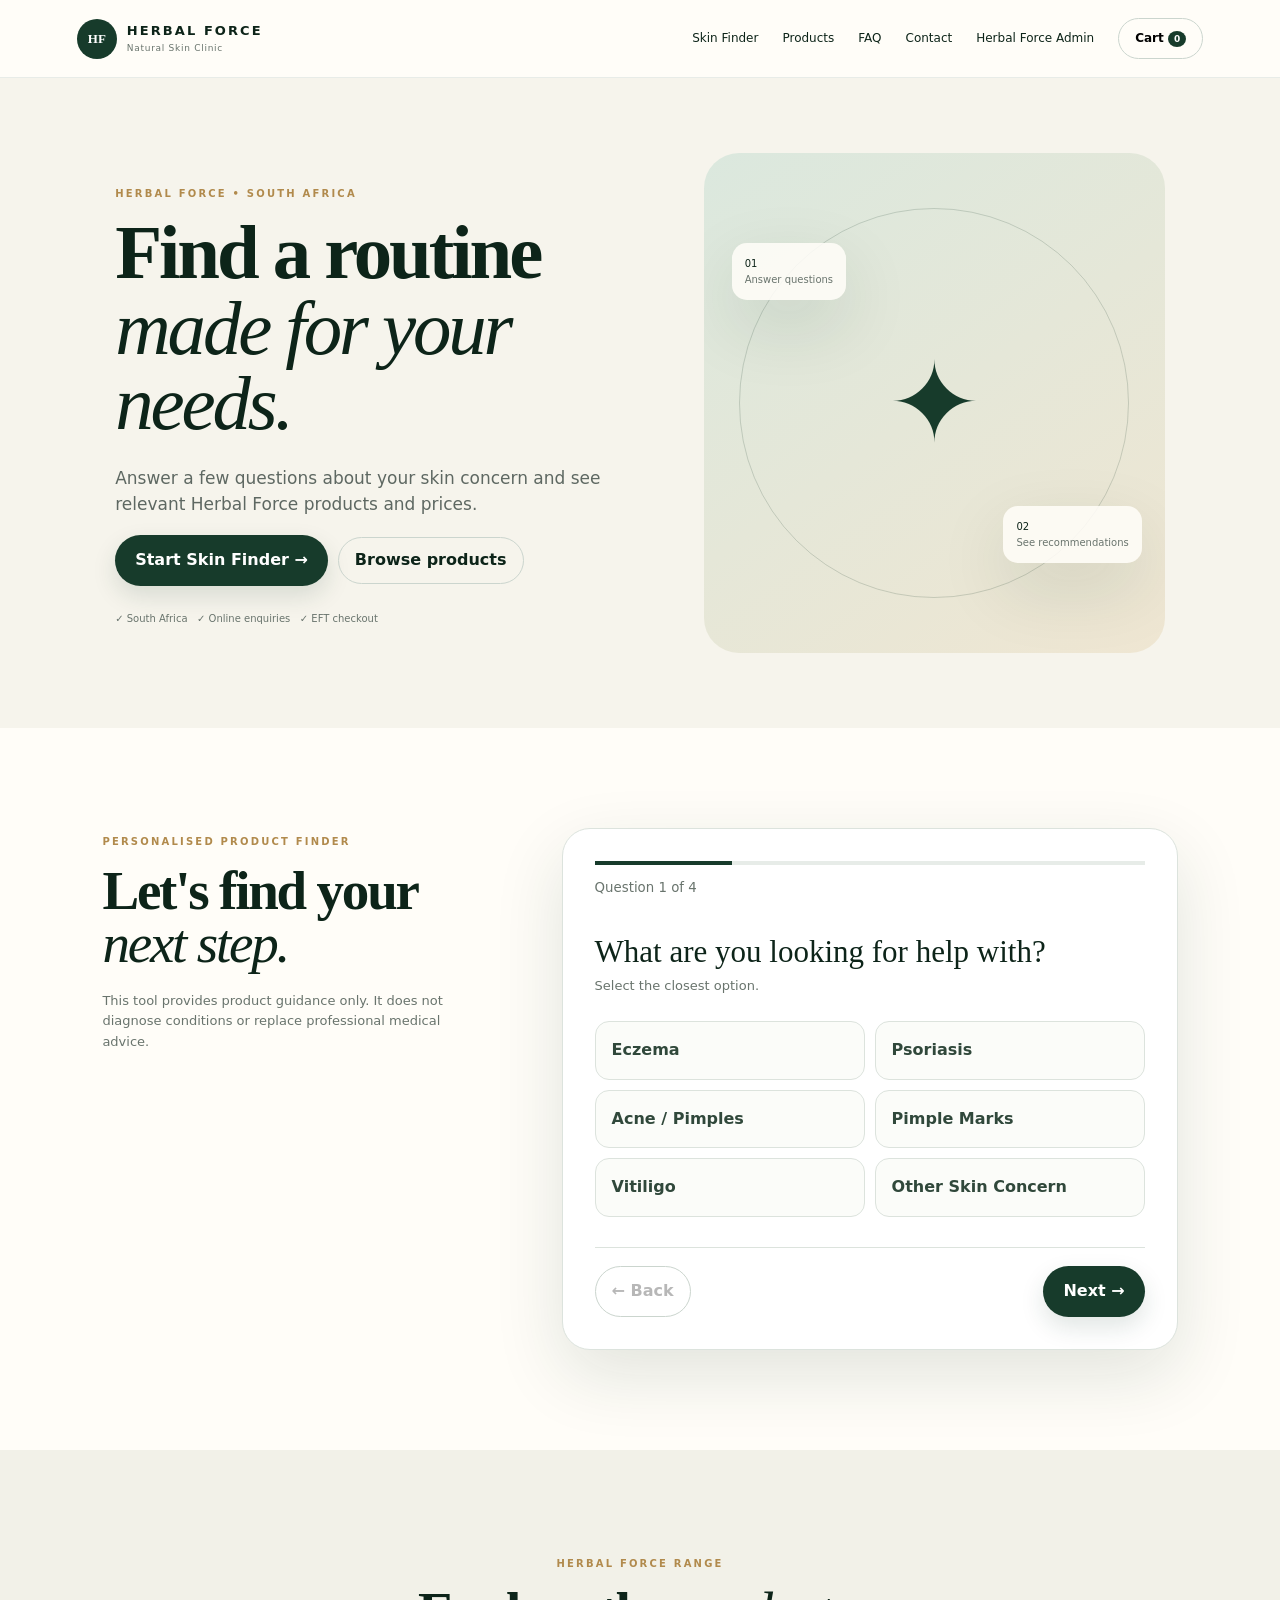
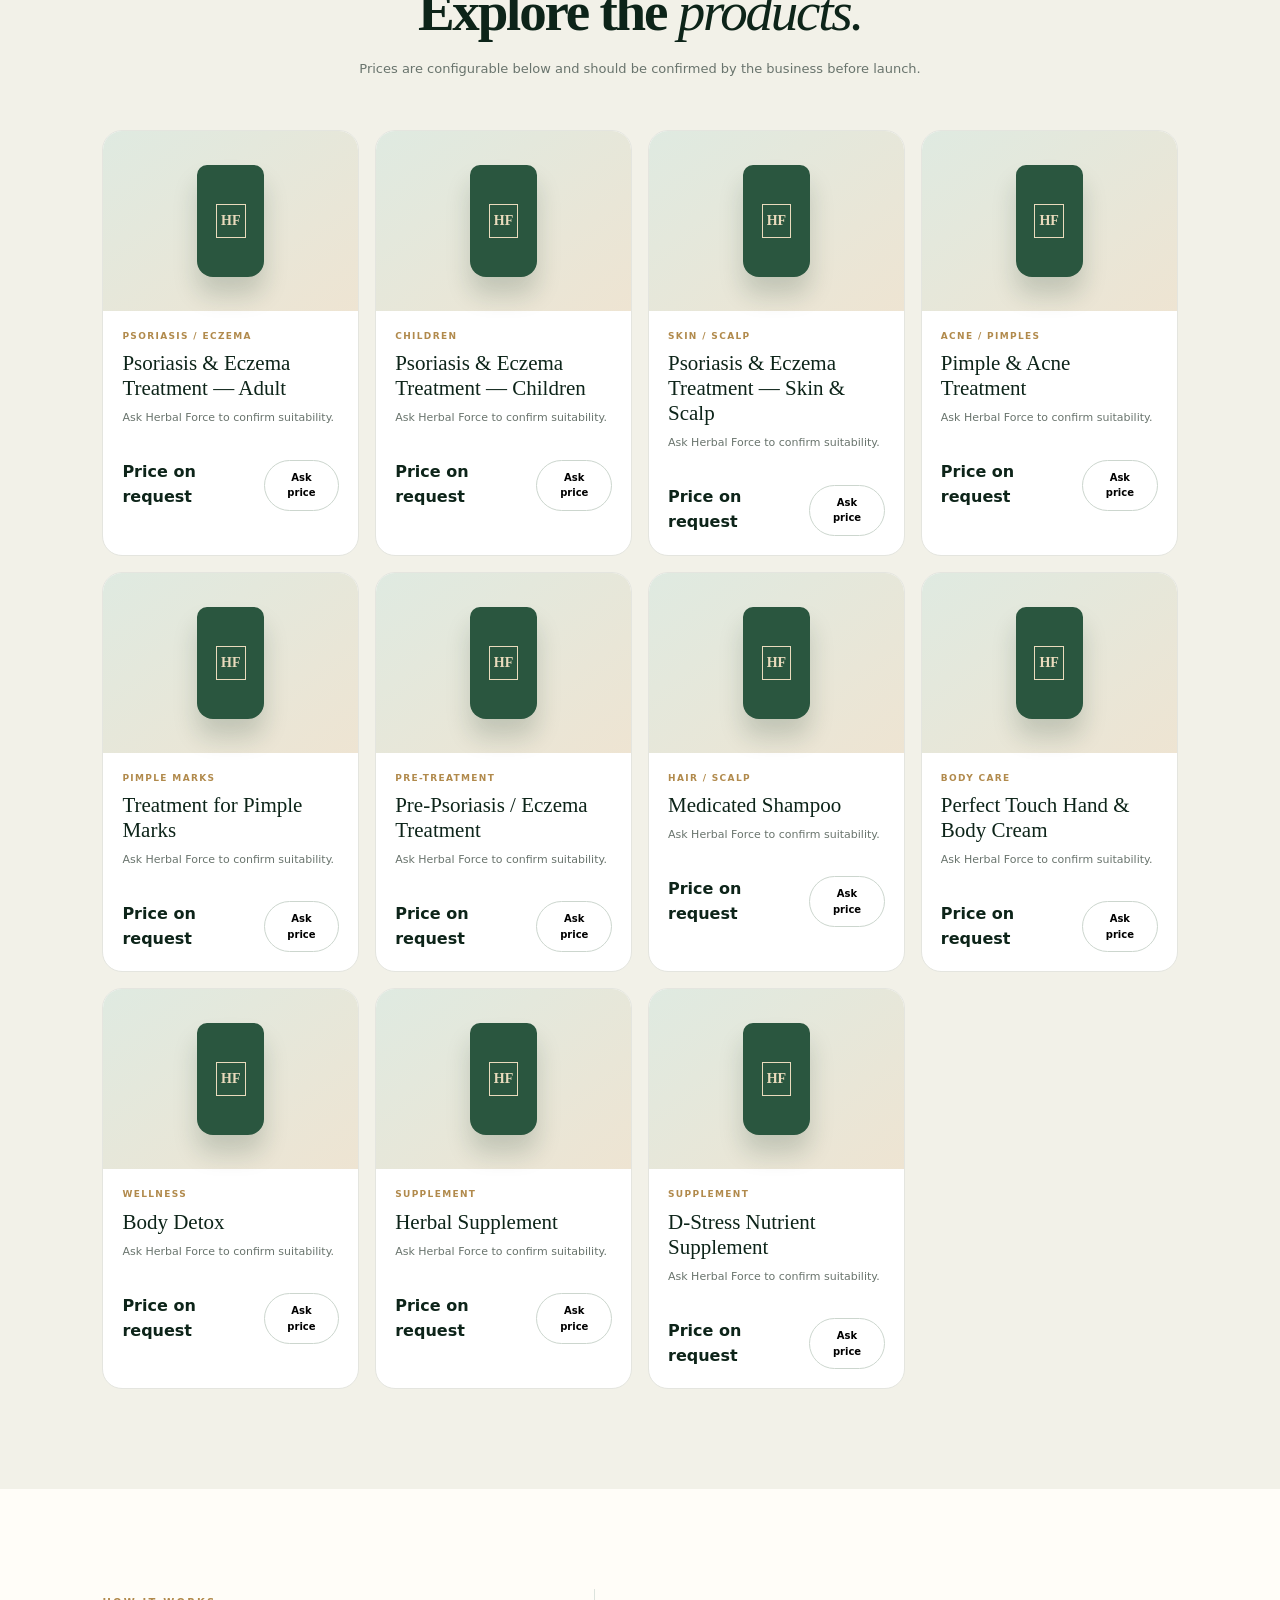
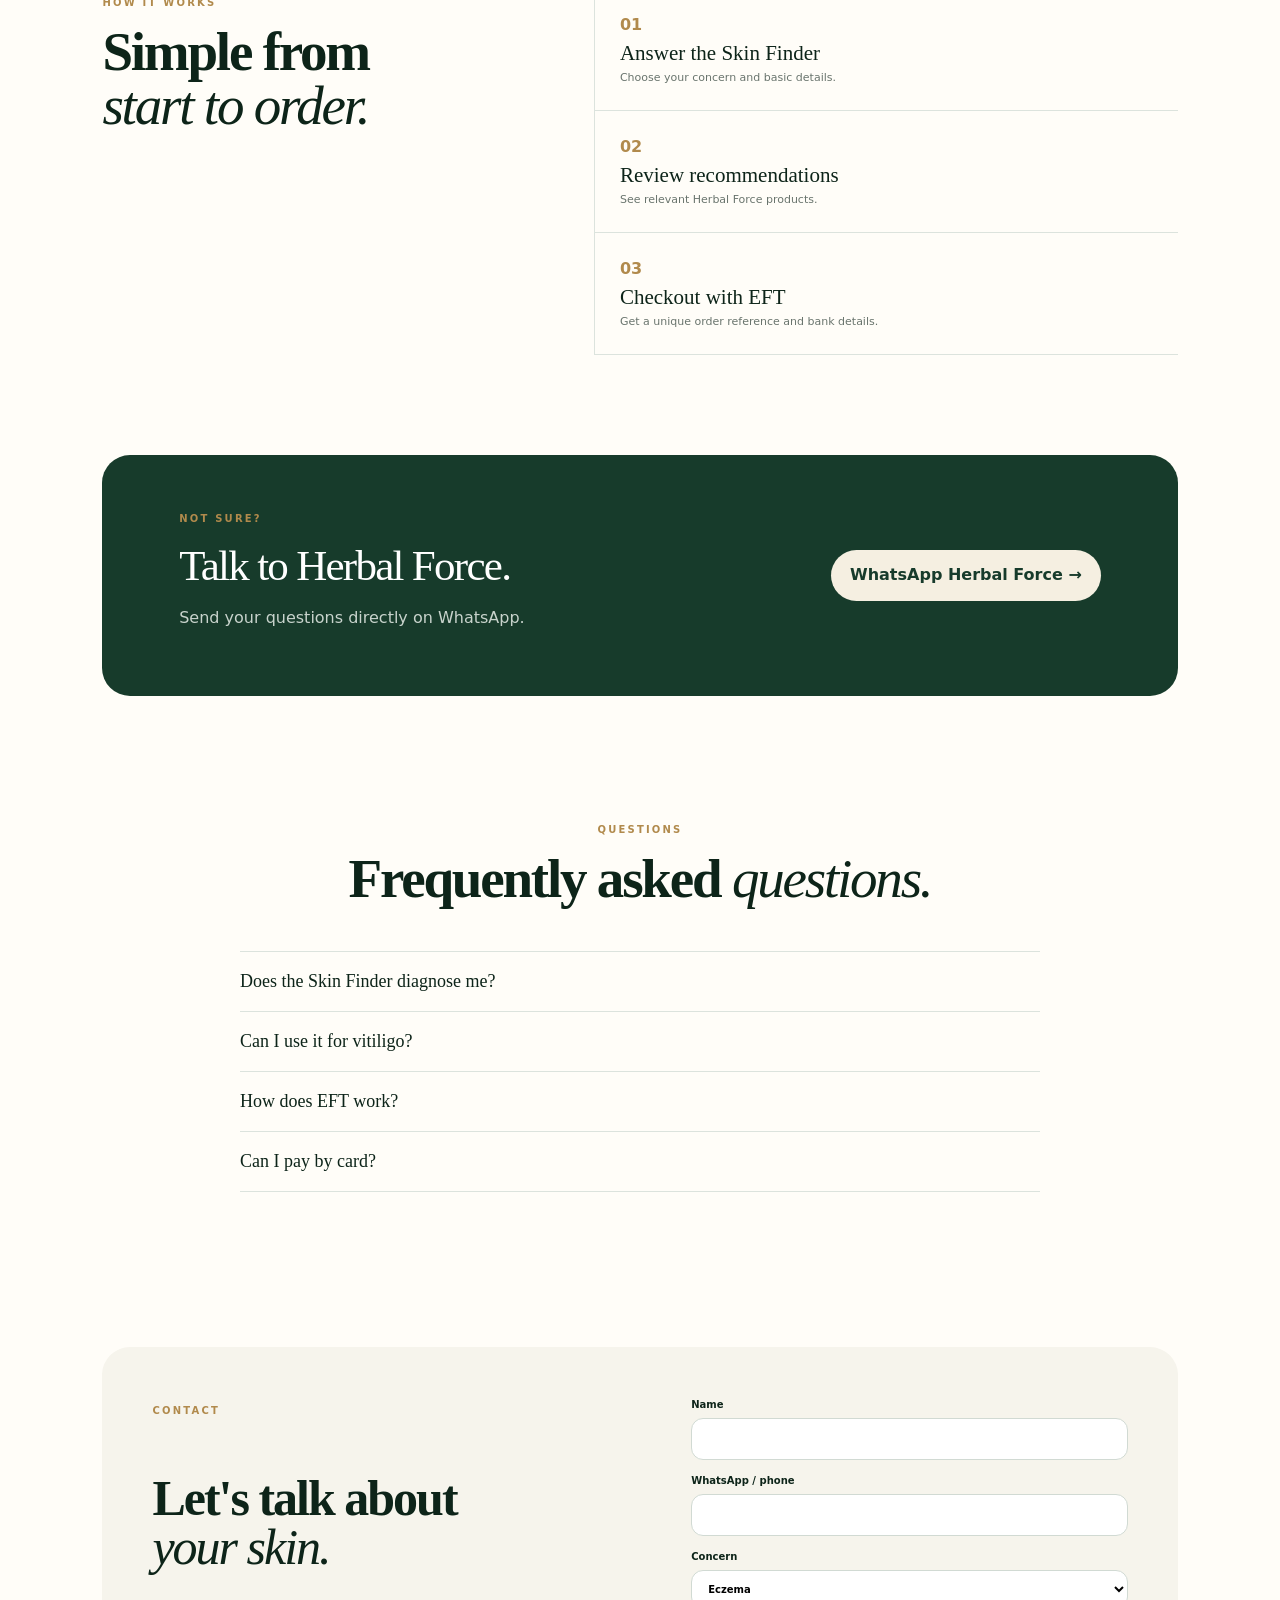
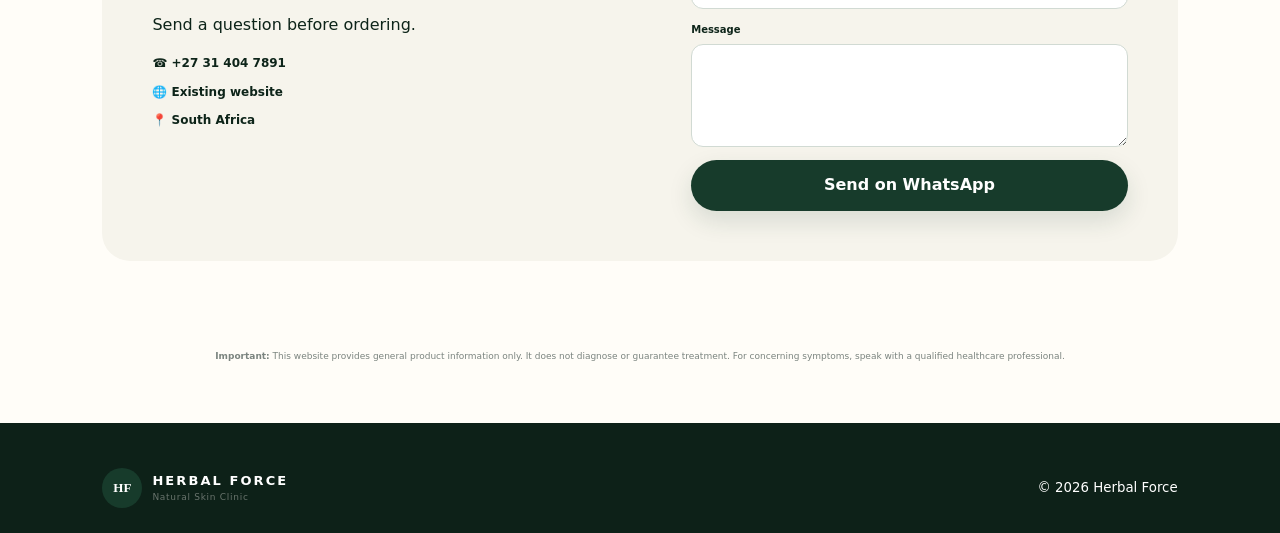
<file: index.html>
<!doctype html><html lang="en"><head><meta charset="utf-8"><meta name="viewport" content="width=device-width,initial-scale=1"><meta name="theme-color" content="#173b2b"><title>Herbal Force | Skin Finder</title><meta name="description" content="Herbal Force product finder and South Africa delivery checkout"><link rel="stylesheet" href="styles.css"></head><body>
<header><a class="brand" href="#home"><b>HF</b><span><strong>HERBAL FORCE</strong><small>Natural Skin Clinic</small></span></a><button id="menu">☰</button><nav id="nav"><a href="#finder">Skin Finder</a><a href="#products">Products</a><a href="#faq">FAQ</a><a href="#contact">Contact</a><a href="admin.html">Herbal Force Admin</a><button class="outline" id="cartOpen">Cart <span id="cartCount">0</span></button></nav></header>
<main>
<section class="hero" id="home"><div><span class="eyebrow">HERBAL FORCE • SOUTH AFRICA</span><h1>Find a routine<br><em>made for your needs.</em></h1><p>Answer a few questions about your skin concern and see relevant Herbal Force products and prices.</p><button class="primary" id="start">Start Skin Finder →</button><a class="ghost" href="#products">Browse products</a><div class="trust">✓ South Africa &nbsp; ✓ Online enquiries &nbsp; ✓ EFT checkout</div></div><div class="hero-art"><div class="orb"></div><div class="leaf">✦</div><div class="float">01<br><span>Answer questions</span></div><div class="float second">02<br><span>See recommendations</span></div></div></section>
<section class="finder" id="finder"><div><span class="eyebrow">PERSONALISED PRODUCT FINDER</span><h2>Let's find your<br><em>next step.</em></h2><p>This tool provides product guidance only. It does not diagnose conditions or replace professional medical advice.</p></div>
<div class="finder-box"><div class="progress"><i id="bar"></i></div><small id="label">Question 1 of 4</small><form id="finderForm">
<div class="q active" data-step="1"><h3>What are you looking for help with?</h3><p>Select the closest option.</p><div class="choices"><button type="button" data-concern="eczema">Eczema</button><button type="button" data-concern="psoriasis">Psoriasis</button><button type="button" data-concern="acne">Acne / Pimples</button><button type="button" data-concern="marks">Pimple Marks</button><button type="button" data-concern="vitiligo">Vitiligo</button><button type="button" data-concern="skin">Other Skin Concern</button></div></div>
<div class="q" data-step="2"><h3>Who is it for?</h3><p>This helps us avoid suggesting the wrong age category.</p><div class="choices"><button type="button" data-age="adult">Adult (18+)</button><button type="button" data-age="teen">Teenager (13–17)</button><button type="button" data-age="child">Child (under 13)</button><button type="button" data-age="prefer">Prefer not to say</button></div></div>
<div class="q" data-step="3"><h3>How long have you had the concern?</h3><div class="choices"><button type="button" data-duration="new">Less than 1 month</button><button type="button" data-duration="months">1–6 months</button><button type="button" data-duration="long">More than 6 months</button><button type="button" data-duration="unsure">Not sure</button></div></div>
<div class="q" data-step="4"><h3>Anything else we should know?</h3><textarea id="extra" rows="5" placeholder="Optional details or questions"></textarea><label class="check"><input id="ack" type="checkbox" required> I understand this is general product guidance, not a diagnosis.</label><button class="primary full">Show my recommendations →</button></div></form>
<div class="finder-nav"><button class="outline" id="back" disabled>← Back</button><button class="primary" id="next" type="button" disabled>Next →</button></div></div></section>
<section class="results hidden" id="results"><span class="eyebrow">YOUR RESULTS</span><h2>Products to <em>ask about.</em></h2><p id="resultText"></p><div class="recommend-grid" id="recommendations"></div><button class="primary" id="addRecommended">Add priced recommendations</button> <button class="outline light" id="restart">Start again</button></section>
<section class="products" id="products"><div class="title"><span class="eyebrow">HERBAL FORCE RANGE</span><h2>Explore the <em>products.</em></h2><p>Prices are configurable below and should be confirmed by the business before launch.</p></div><div class="product-grid" id="productGrid"></div></section>
<section class="how"><div><span class="eyebrow">HOW IT WORKS</span><h2>Simple from<br><em>start to order.</em></h2></div><div class="steps"><article><b>01</b><h3>Answer the Skin Finder</h3><p>Choose your concern and basic details.</p></article><article><b>02</b><h3>Review recommendations</h3><p>See relevant Herbal Force products.</p></article><article><b>03</b><h3>Checkout with EFT</h3><p>Get a unique order reference and bank details.</p></article></div></section>
<section class="banner"><div><span class="eyebrow">NOT SURE?</span><h2>Talk to Herbal Force.</h2><p>Send your questions directly on WhatsApp.</p></div><button class="lightbtn" id="whatsapp">WhatsApp Herbal Force →</button></section>
<section class="faq" id="faq"><div class="title"><span class="eyebrow">QUESTIONS</span><h2>Frequently asked <em>questions.</em></h2></div><div class="faq-list"><details><summary>Does the Skin Finder diagnose me?</summary><p>No. It only provides general product guidance based on your answers.</p></details><details><summary>Can I use it for vitiligo?</summary><p>Yes. The site routes vitiligo enquiries to Herbal Force instead of claiming that a product cures or treats it.</p></details><details><summary>How does EFT work?</summary><p>The site creates an order reference and displays the business's bank details. The customer transfers the amount and Herbal Force verifies the payment before fulfilling the order.</p></details><details><summary>Can I pay by card?</summary><p>V11 uses EFT by default so there is no payment-gateway transaction fee. A card gateway can be added later.</p></details></div></section>
<section class="contact" id="contact"><div class="contact-box"><div><span class="eyebrow">CONTACT</span><h2>Let's talk about<br><em>your skin.</em></h2><p>Send a question before ordering.</p><div class="details"><a href="tel:+27314047891">☎ +27 31 404 7891</a><a href="https://www.herbalforce.co.za/" target="_blank">🌐 Existing website</a><span>📍 South Africa</span></div></div><form id="contactForm"><label>Name<input name="name" required></label><label>WhatsApp / phone<input name="phone" required></label><label>Concern<select name="concern"><option>Eczema</option><option>Psoriasis</option><option>Acne / Pimples</option><option>Pimple Marks</option><option>Vitiligo</option><option>Other</option></select></label><label>Message<textarea name="message" rows="5" required></textarea></label><button class="primary full">Send on WhatsApp</button></form></div></section>
<p class="disclaimer"><b>Important:</b> This website provides general product information only. It does not diagnose or guarantee treatment. For concerning symptoms, speak with a qualified healthcare professional.</p></main>
<footer><a class="brand" href="#home"><b>HF</b><span><strong>HERBAL FORCE</strong><small>Natural Skin Clinic</small></span></a><small>© <span id="year"></span> Herbal Force</small></footer>
<div class="modal" id="cartModal"><div class="modalbox"><button class="close" data-close>×</button><span class="eyebrow">YOUR ORDER</span><h2>Review your <em>cart.</em></h2><div id="cartItems"></div><div class="total"><span>Total</span><b id="cartTotal">R0.00</b></div><button class="primary full" id="eft">Checkout with EFT</button><button class="outline full" id="cartWA">Order via WhatsApp</button></div></div>
<div class="modal" id="eftModal"><div class="modalbox"><button class="close" data-close>×</button><span class="eyebrow">EFT CHECKOUT</span><h2>Complete your <em>order.</em></h2><form id="eftForm"><label>First name<input name="first" required></label><label>Last name<input name="last" required></label><label>WhatsApp / phone<input name="phone" required></label><label>Email<input name="email" type="email" required></label><label>Province / area<select name="province" required><option value="">Select province</option><option>Eastern Cape</option><option>Free State</option><option>Gauteng</option><option>KwaZulu-Natal</option><option>Limpopo</option><option>Mpumalanga</option><option>North West</option><option>Northern Cape</option><option>Western Cape</option></select></label><label>Delivery address<textarea name="address" required></textarea></label><button class="primary full">Create EFT order</button></form><div class="bank hidden" id="bank"></div></div></div>
<div class="toast" id="toast"></div><script src="app.js"></script></body></html>
</file>
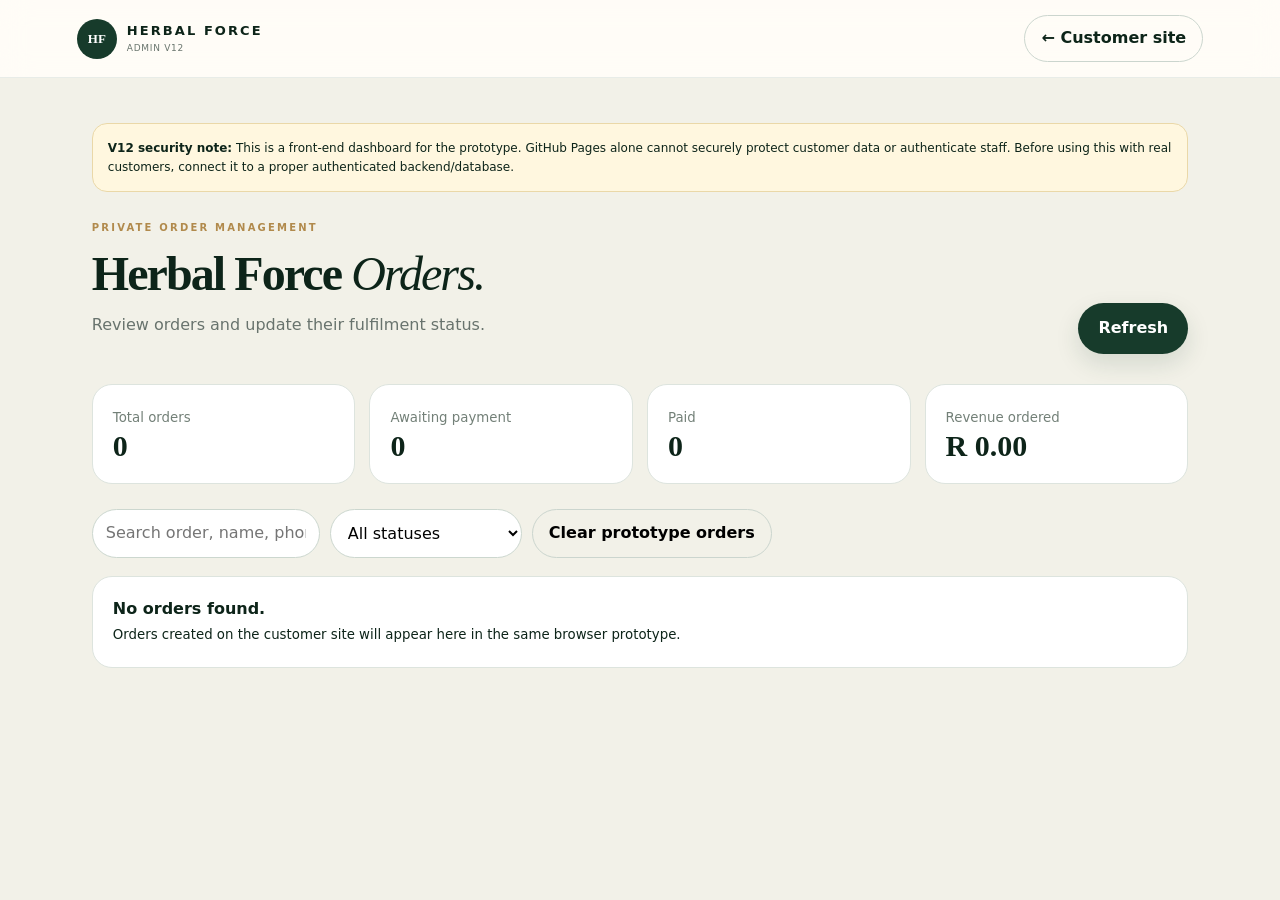
<file: admin.html>
<!doctype html>
<html lang="en"><head><meta charset="utf-8"><meta name="viewport" content="width=device-width,initial-scale=1">
<title>Herbal Force Admin | V12</title><link rel="stylesheet" href="styles.css">
<style>
body{background:#f2f1e8}.admin{max-width:1250px;margin:auto;padding:45px 6vw}.adminhead{display:flex;justify-content:space-between;gap:20px;align-items:end;margin-bottom:30px}.admin h1{font-size:48px;margin:0}.admin p{color:#68736d}.stats{display:grid;grid-template-columns:repeat(4,1fr);gap:14px;margin-bottom:25px}.stat,.panel{background:white;border:1px solid #dde4de;border-radius:20px;padding:20px}.stat b{display:block;font:600 30px Georgia}.stat small{color:#738078}.toolbar{display:flex;gap:10px;flex-wrap:wrap;margin-bottom:18px}.toolbar input,.toolbar select{padding:11px 13px;border:1px solid #ccd7cf;border-radius:999px;background:white}.orders{display:grid;gap:12px}.order{background:white;border:1px solid #dde4de;border-radius:18px;padding:20px}.ordertop{display:flex;justify-content:space-between;gap:15px}.order h3{font:600 20px Georgia;margin:0}.badge{display:inline-block;border-radius:999px;padding:6px 10px;background:#edf2ee;font-size:10px;font-weight:900}.ordergrid{display:grid;grid-template-columns:1fr 1fr 1fr;gap:12px;margin-top:15px;color:#657069;font-size:12px}.ordergrid b{color:#173b2b}.status{padding:8px;border:1px solid #ccd7cf;border-radius:9px}.notice{background:#fff7df;border:1px solid #ead8a8;padding:15px;border-radius:15px;margin-bottom:22px;font-size:12px}@media(max-width:700px){.stats{grid-template-columns:1fr 1fr}.ordergrid{grid-template-columns:1fr}.adminhead{display:block}}
</style></head><body>
<header><a class="brand" href="index.html"><b>HF</b><span><strong>HERBAL FORCE</strong><small>ADMIN V12</small></span></a><a class="outline" href="index.html">← Customer site</a></header>
<main class="admin"><div class="notice"><b>V12 security note:</b> This is a front-end dashboard for the prototype. GitHub Pages alone cannot securely protect customer data or authenticate staff. Before using this with real customers, connect it to a proper authenticated backend/database.</div>
<div class="adminhead"><div><span class="eyebrow">PRIVATE ORDER MANAGEMENT</span><h1>Herbal Force <em>Orders.</em></h1><p>Review orders and update their fulfilment status.</p></div><button class="primary" onclick="refresh()">Refresh</button></div>
<div class="stats"><div class="stat"><small>Total orders</small><b id="total">0</b></div><div class="stat"><small>Awaiting payment</small><b id="awaiting">0</b></div><div class="stat"><small>Paid</small><b id="paid">0</b></div><div class="stat"><small>Revenue ordered</small><b id="revenue">R0</b></div></div>
<div class="toolbar"><input id="search" placeholder="Search order, name, phone..." oninput="refresh()"><select id="filter" onchange="refresh()"><option value="all">All statuses</option><option>Awaiting Payment</option><option>Paid</option><option>Processing</option><option>Shipped</option><option>Completed</option><option>Cancelled</option></select><button class="outline" onclick="clearDemo()">Clear prototype orders</button></div>
<div id="orders" class="orders"></div></main>
<script>
const money=n=>new Intl.NumberFormat("en-ZA",{style:"currency",currency:"ZAR"}).format(n);
function get(){return JSON.parse(localStorage.getItem("hf_v12_orders")||"[]")}
function set(x){localStorage.setItem("hf_v12_orders",JSON.stringify(x))}
function refresh(){let all=get(),q=document.getElementById("search").value.toLowerCase(),f=document.getElementById("filter").value;
document.getElementById("total").textContent=all.length;document.getElementById("awaiting").textContent=all.filter(o=>o.status==="Awaiting Payment").length;document.getElementById("paid").textContent=all.filter(o=>o.status==="Paid").length;document.getElementById("revenue").textContent=money(all.reduce((s,o)=>s+o.total,0));
let list=all.filter(o=>(f==="all"||o.status===f)&&JSON.stringify(o).toLowerCase().includes(q));
document.getElementById("orders").innerHTML=list.length?list.map(o=>`<article class="order"><div class="ordertop"><div><span class="badge">${o.order}</span><h3>${o.customer.first} ${o.customer.last}</h3></div><div><b>${money(o.total)}</b><br><small>${new Date(o.created).toLocaleString("en-ZA")}</small></div></div><div class="ordergrid"><div><b>Contact</b><br>${o.customer.phone}<br>${o.customer.email}</div><div><b>Delivery</b><br>${o.customer.province}<br>${o.customer.address}</div><div><b>Items</b><br>${o.items.replaceAll("\n","<br>")}</div></div><div style="display:flex;justify-content:space-between;align-items:center;margin-top:18px"><span>Products ${money(o.subtotal)} + Delivery ${money(o.delivery)}</span><select class="status" onchange="changeStatus('${o.order}',this.value)">${["Awaiting Payment","Paid","Processing","Shipped","Completed","Cancelled"].map(s=>`<option ${s===o.status?"selected":""}>${s}</option>`).join("")}</select></div></article>`).join(""):"<div class='panel'><b>No orders found.</b><br><small>Orders created on the customer site will appear here in the same browser prototype.</small></div>"}
function changeStatus(id,status){let x=get(),o=x.find(a=>a.order===id);if(o){o.status=status;set(x);refresh()}}
function clearDemo(){if(confirm("Clear all prototype orders from this browser?")){localStorage.removeItem("hf_v12_orders");refresh()}}
refresh();
</script></body></html>
</file>
<file: styles.css>
:root{--g:#173b2b;--d:#0d2419;--c:#f6f4ec;--p:#fffdf8;--gold:#b18a4c;--m:#69746d;--l:#dce3dd;--sh:0 25px 70px #1130221f}*{box-sizing:border-box}html{scroll-behavior:smooth}body{margin:0;background:var(--p);color:var(--d);font-family:Inter,system-ui,sans-serif;line-height:1.55}a{text-decoration:none;color:inherit}button,input,textarea,select{font:inherit}header{height:78px;padding:0 6vw;display:flex;align-items:center;justify-content:space-between;position:sticky;top:0;z-index:20;background:#fffdf8ee;backdrop-filter:blur(15px);border-bottom:1px solid #e8ece8}.brand{display:flex;align-items:center;gap:10px}.brand>b{width:40px;height:40px;border-radius:50%;background:var(--g);color:white;display:grid;place-items:center;font:700 13px Georgia}.brand strong{display:block;font-size:13px;letter-spacing:.16em}.brand small{display:block;font-size:9px;color:var(--m);letter-spacing:.08em}nav{display:flex;gap:24px;align-items:center;font-size:12px}#menu{display:none;border:0;background:none;font-size:24px}.outline,.ghost{border:1px solid #cbd5ce;background:transparent;border-radius:999px;padding:10px 16px;font-weight:800}.outline span{background:var(--g);color:white;border-radius:50%;padding:3px 6px;font-size:9px}.primary{border:0;background:var(--g);color:white;border-radius:999px;padding:13px 20px;font-weight:900;box-shadow:0 10px 24px #173b2b22}.full{width:100%}.eyebrow{font-size:10px;font-weight:900;letter-spacing:.22em;color:var(--gold);display:inline-block;margin-bottom:14px}h1,h2{font-family:Georgia,serif;font-weight:600;line-height:.98;letter-spacing:-.04em}em{font-style:italic;font-weight:400}.hero{min-height:650px;background:var(--c);display:grid;grid-template-columns:1fr .9fr;gap:6vw;align-items:center;padding:75px 9vw}.hero h1{font-size:clamp(48px,6vw,78px);margin:0 0 24px}.hero p{max-width:600px;color:#5e6862;font-size:17px}.ghost{display:inline-block;margin-left:10px}.trust{font-size:10px;color:var(--m);margin-top:25px}.hero-art{height:500px;border-radius:35px;background:linear-gradient(145deg,#dbe8de,#efe6d2);display:grid;place-items:center;position:relative;overflow:hidden}.orb{width:390px;height:390px;border:1px solid #173b2b2d;border-radius:50%}.leaf{position:absolute;font-size:110px;color:var(--g)}.float{position:absolute;top:18%;left:6%;background:#fffdf8dd;padding:13px;border-radius:15px;font-size:10px;box-shadow:var(--sh)}.float span{color:var(--m)}.second{top:auto;left:auto;right:5%;bottom:18%}.finder{padding:100px 8vw;display:grid;grid-template-columns:.75fr 1.25fr;gap:7vw}.finder h2,.title h2,.how h2{font-size:55px;margin:0 0 20px}.finder p,.title p{color:var(--m);font-size:13px}.finder-box{background:#fff;border:1px solid var(--l);border-radius:28px;padding:32px;box-shadow:var(--sh)}.progress{height:4px;background:#e7ece8}.progress i{display:block;height:100%;width:25%;background:var(--g)}#label{display:block;color:var(--m);margin:13px 0 35px}.q{display:none}.q.active{display:block}.q h3{font:500 31px Georgia;margin:0 0 6px}.q p{margin-top:0}.choices{display:grid;grid-template-columns:1fr 1fr;gap:10px;margin-top:25px}.choices button{border:1px solid var(--l);background:#fbfcf9;border-radius:14px;padding:16px;text-align:left;font-weight:800;color:#30483b}.choices button.selected{border-color:var(--g);background:#e9f0ea}.q textarea{width:100%;border:1px solid var(--l);border-radius:14px;padding:13px}.check{display:flex;gap:8px;font-size:10px;color:var(--m);margin:17px 0}.check input{width:auto}.finder-nav{display:flex;justify-content:space-between;margin-top:30px;border-top:1px solid var(--l);padding-top:18px}.results{padding:90px 8vw;background:var(--g);color:white}.results p{color:#c9d4cc}.recommend-grid{display:grid;grid-template-columns:repeat(3,1fr);gap:15px;margin:30px 0}.rec{background:white;color:var(--d);border-radius:20px;padding:23px}.rec .tag,.tag{font-size:9px;color:var(--gold);font-weight:900;letter-spacing:.15em;text-transform:uppercase}.rec h3,.product h3{font:500 21px Georgia;margin:8px 0}.rec p,.product p{font-size:11px;color:var(--m)}.rec-bottom,.prod-bottom{display:flex;justify-content:space-between;align-items:center;margin-top:18px}.add{border:1px solid #ccd6ce;background:transparent;border-radius:999px;padding:9px 12px;font-size:10px;font-weight:900}.results .outline{color:white;border-color:#6b8274}.products{background:#f2f1e8;padding:100px 8vw}.title{text-align:center;max-width:680px;margin:auto}.product-grid{display:grid;grid-template-columns:repeat(4,1fr);gap:16px;margin-top:50px}.product{background:#fff;border:1px solid #e4e5df;border-radius:20px;overflow:hidden;display:flex;flex-direction:column}.product-img{height:180px;background:linear-gradient(145deg,#dfeae1,#eee4d2);display:grid;place-items:center}.bottle{width:67px;height:112px;border-radius:10px 10px 16px 16px;background:#2a563f;display:grid;place-items:center;box-shadow:0 18px 25px #1130222e}.bottle:after{content:"HF";color:#eadbbd;border:1px solid #eadbbd;padding:8px 4px;font:700 14px Georgia}.product-info{padding:19px;display:flex;flex-direction:column;flex:1}.product p{margin:0 0 15px}.price{font-weight:900;font-size:12px}.how{padding:100px 8vw;display:grid;grid-template-columns:.8fr 1.2fr;gap:8vw}.steps{border-left:1px solid var(--l)}.steps article{padding:24px 0 24px 25px;border-bottom:1px solid var(--l)}.steps b{color:var(--gold)}.steps h3{font:500 21px Georgia;margin:3px 0}.steps p{font-size:11px;color:var(--m);margin:0}.banner{margin:0 8vw 80px;padding:50px 6vw;border-radius:28px;background:var(--g);color:white;display:flex;justify-content:space-between;align-items:center}.banner h2{font:500 43px Georgia;margin:0}.banner p{color:#c8d3cc}.lightbtn{border:0;background:#f5efe1;color:var(--g);border-radius:999px;padding:13px 19px;font-weight:900}.faq{padding:40px 8vw 90px}.faq-list{max-width:800px;margin:45px auto;border-top:1px solid var(--l)}details{border-bottom:1px solid var(--l);padding:19px 0}summary{list-style:none;cursor:pointer;font:500 18px Georgia}summary::-webkit-details-marker{display:none}details p{color:var(--m);font-size:12px}.contact{padding:20px 8vw 80px}.contact-box{background:var(--c);border-radius:28px;padding:50px;display:grid;grid-template-columns:1fr 1fr;gap:8vw}.contact h2{font-size:50px}.details{display:grid;gap:10px;font-size:12px;font-weight:800}.contact form,.modalbox form{display:grid;gap:13px}.contact label,.modalbox label{display:grid;gap:6px;font-size:10px;font-weight:900}.contact input,.contact textarea,.contact select,.modalbox input,.modalbox textarea{border:1px solid #d1dad3;border-radius:12px;padding:12px;background:white}.disclaimer{text-align:center;padding:0 8vw 50px;color:#7b847f;font-size:9px}footer{background:#0d2118;color:white;padding:45px 8vw 25px;display:flex;justify-content:space-between;align-items:center}footer .brand{color:white}.modal{display:none;position:fixed;inset:0;background:#071b11aa;backdrop-filter:blur(8px);z-index:50;place-items:center;padding:18px}.modal.open{display:grid}.modalbox{width:min(550px,100%);max-height:90vh;overflow:auto;background:#fffdf8;border-radius:24px;padding:34px;position:relative}.close{position:absolute;right:15px;top:10px;border:0;background:none;font-size:27px}.modalbox h2{font-size:38px}.cart-row{display:flex;justify-content:space-between;padding:12px 0;border-bottom:1px solid var(--l);font-size:12px}.cart-row button{border:0;background:none;color:#a24c3c}.total{display:flex;justify-content:space-between;padding:20px 0}.bank{background:#edf3ee;border-radius:15px;padding:18px;margin-top:18px;font-size:12px}.hidden{display:none!important}.toast{position:fixed;bottom:22px;left:50%;transform:translate(-50%,20px);opacity:0;background:var(--g);color:white;padding:11px 17px;border-radius:999px;font-size:11px;z-index:100}.toast.show{opacity:1;transform:translate(-50%,0)}@media(max-width:1000px){.hero,.finder,.how,.contact-box{grid-template-columns:1fr}.product-grid{grid-template-columns:repeat(2,1fr)}.recommend-grid{grid-template-columns:1fr 1fr}}@media(max-width:720px){header{padding:0 20px}#menu{display:block}nav{display:none;position:absolute;top:78px;left:0;right:0;background:#fffdf8;padding:20px;flex-direction:column}nav.open{display:flex}.hero{padding:55px 22px}.hero-art{height:390px}.finder,.products,.how,.faq,.contact{padding:70px 22px}.choices,.product-grid,.recommend-grid{grid-template-columns:1fr}.banner{margin:0 22px 65px;display:block}.lightbtn{margin-top:20px}.contact-box{padding:30px 22px}footer{padding:35px 22px;display:block}.foot{margin-top:20px}}
</file>
